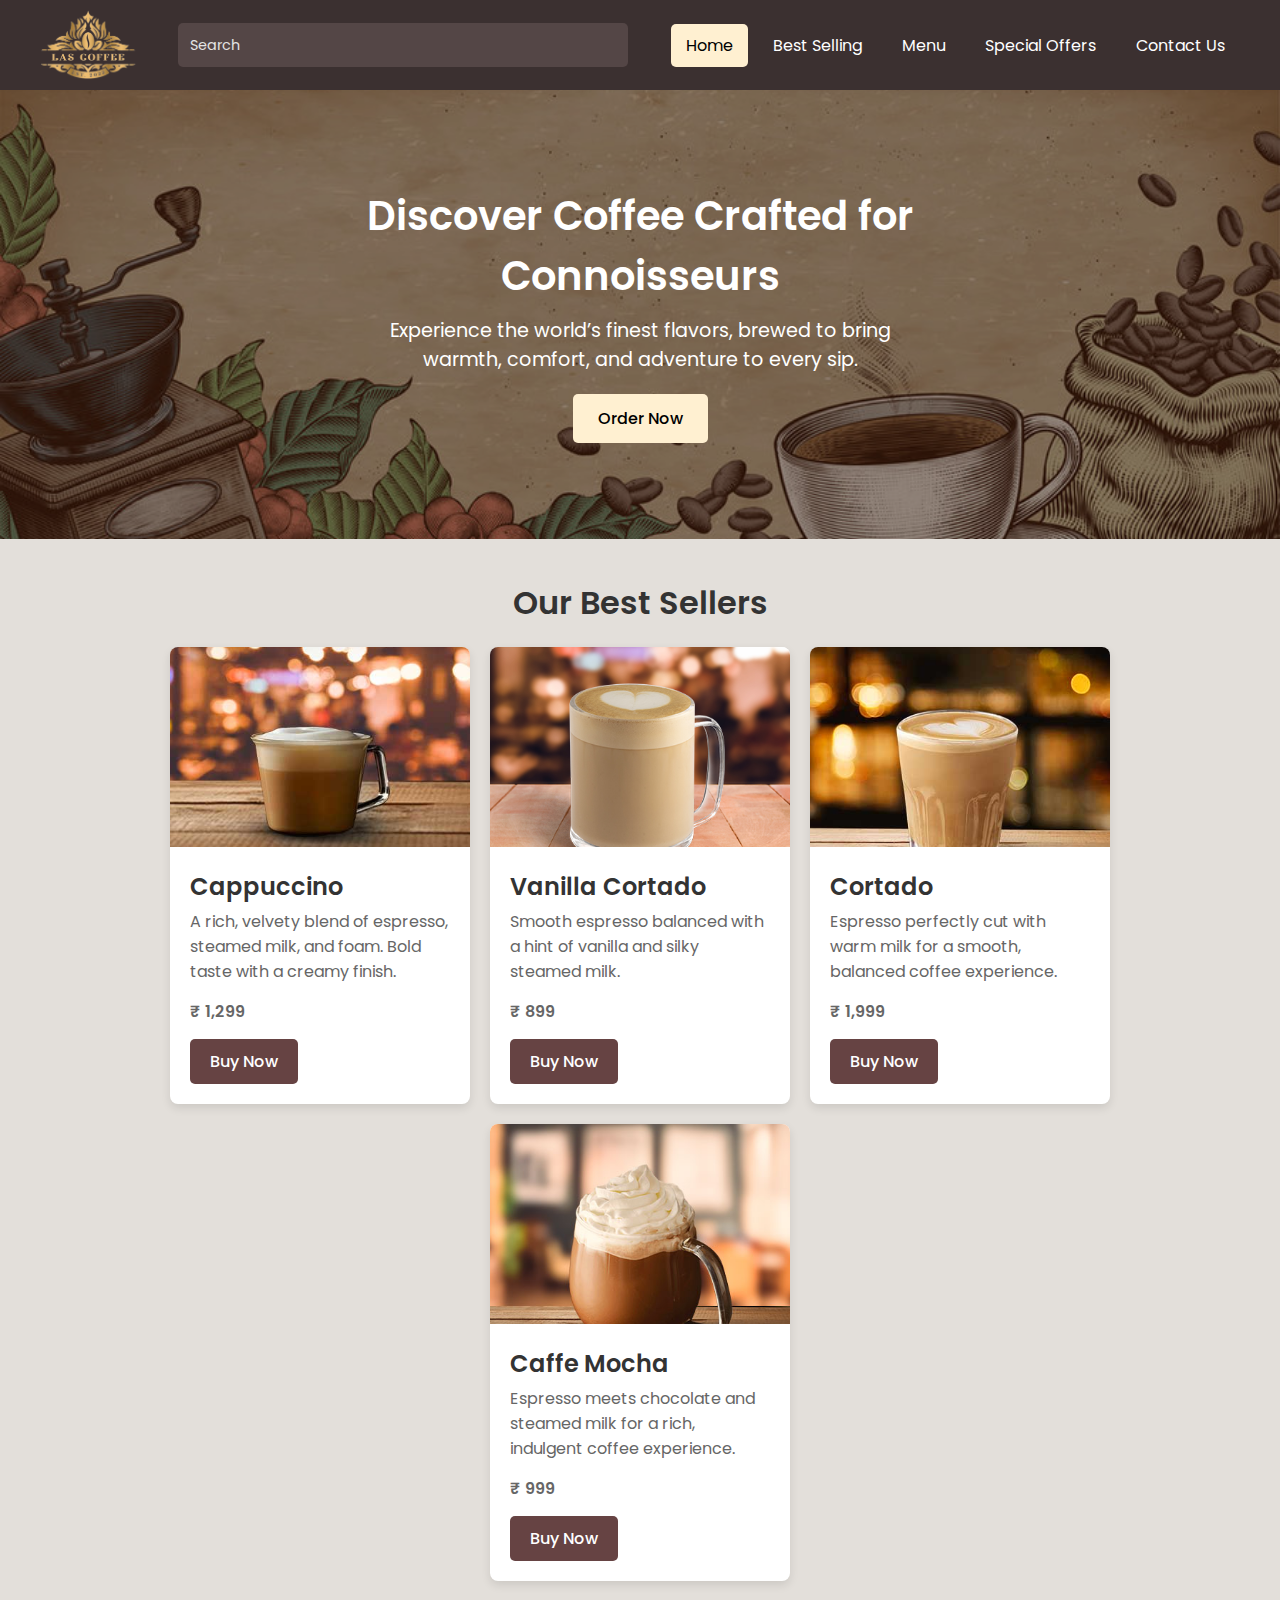
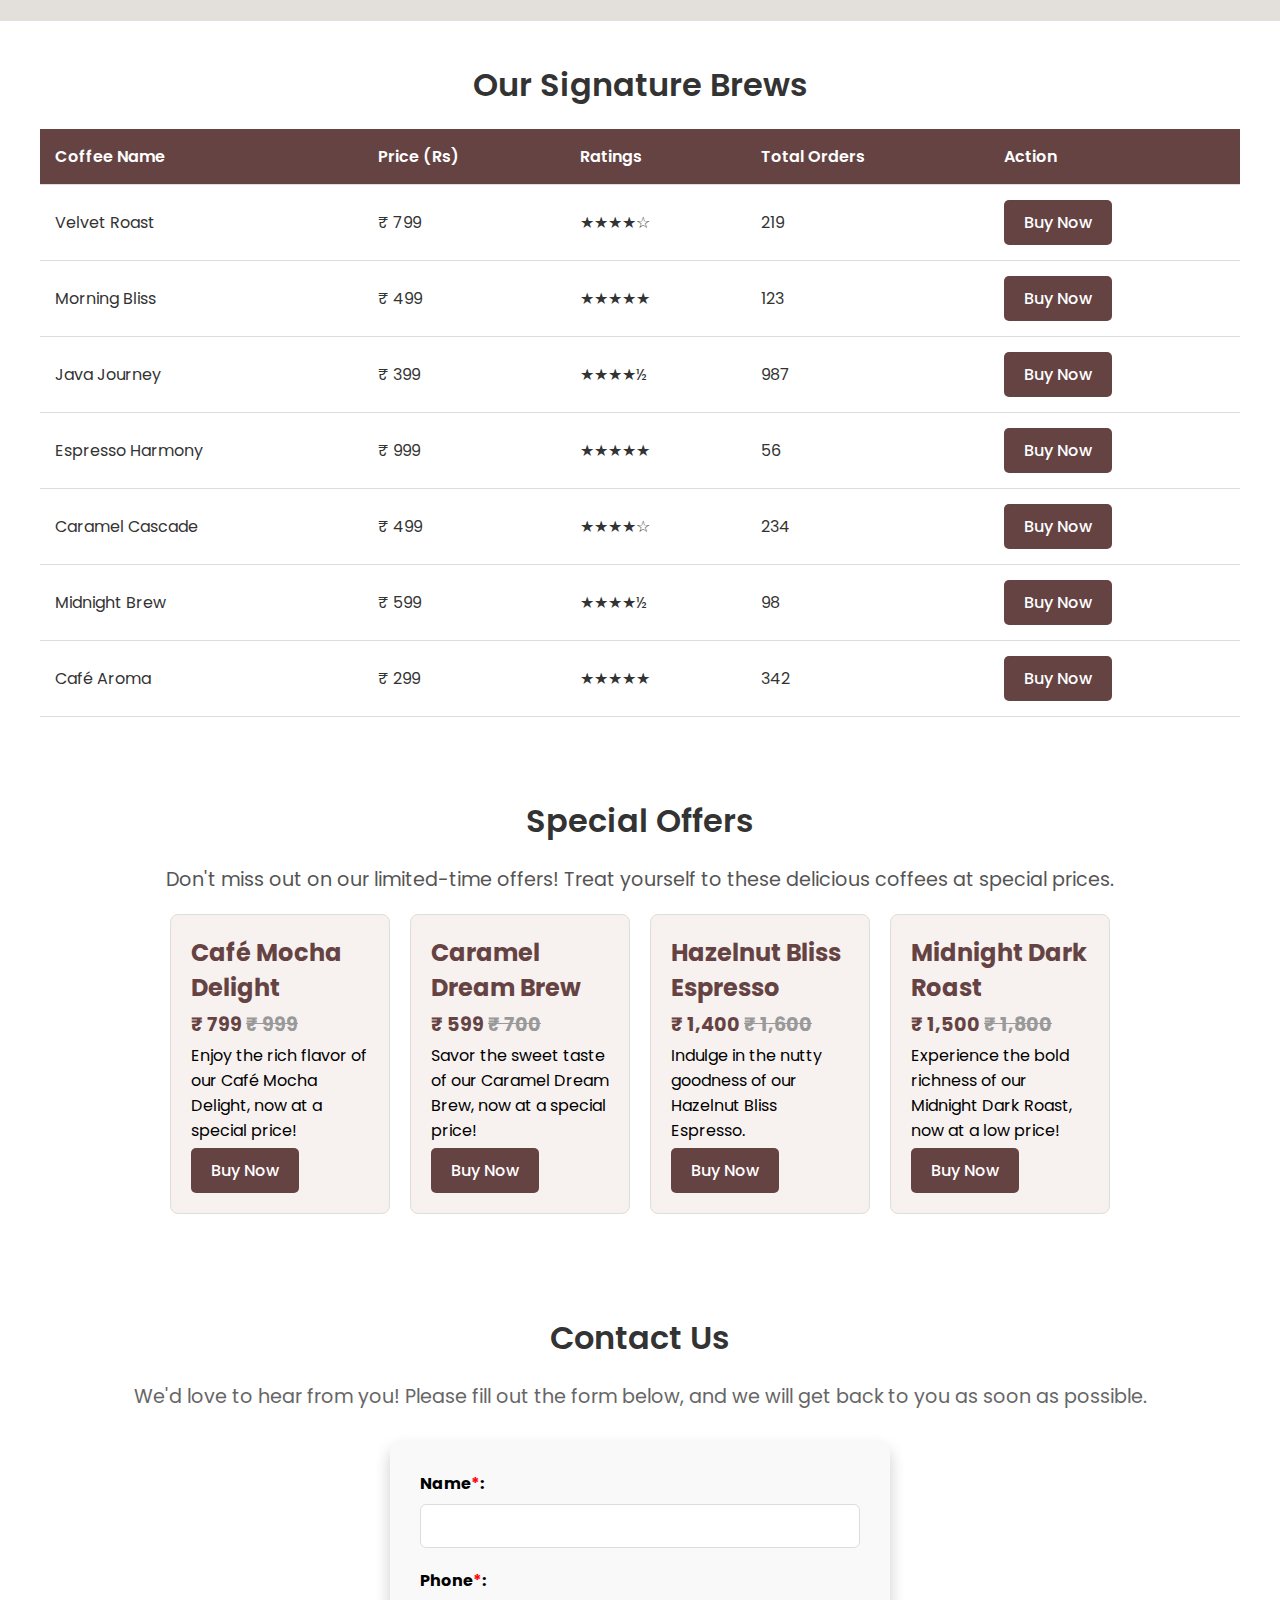
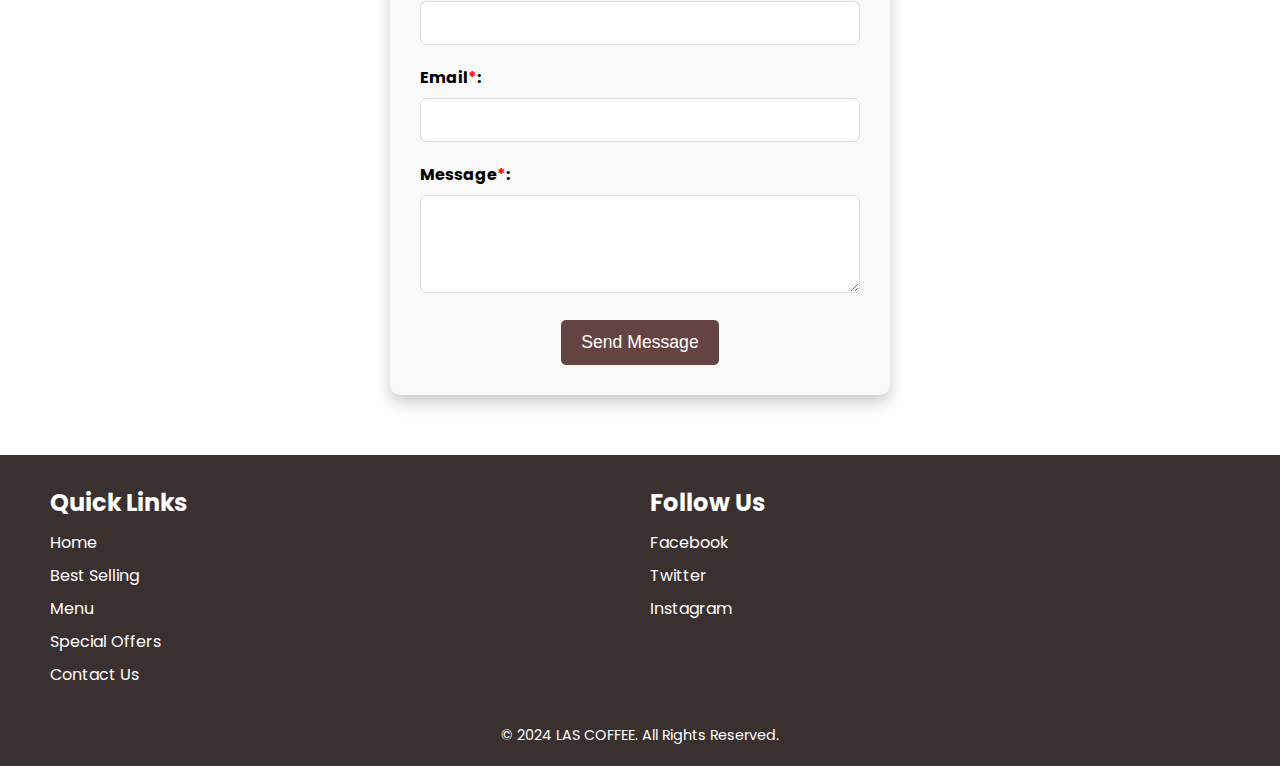
<file: index.html>
<!DOCTYPE html>
<html lang="en">
   <head>
      <meta charset="UTF-8" />
      <meta name="viewport" content="width=device-width, initial-scale=1.0" />
      <title>LAS COFFEE | Home</title>
      <link rel="stylesheet" href="src/css/main.css" />
   </head>
   <body>
      <nav class="navbar">
         <div class="navbar-logo">
            <img onclick="window.open('index.html')" src="src/img/logo.png" alt="LAS COFFEE" />
         </div>
         <div class="search-box">
            <input type="search" class="search-bar" placeholder="Search" />
         </div>
         <ul class="navbar-links">
            <li><a class="active" href="#home">Home</a></li>
            <li><a class="nav-link" href="#best-selling">Best Selling</a></li>
            <li><a class="nav-link" href="#menu">Menu</a></li>
            <li><a class="nav-link" href="#specials">Special Offers</a></li>
            <li><a class="nav-link" href="#contact">Contact Us</a></li>
         </ul>
      </nav>
      <section class="banner">
         <div class="banner-content">
            <h1>Discover Coffee Crafted for Connoisseurs</h1>
            <p>Experience the world’s finest flavors, brewed to bring warmth, comfort, and adventure to every sip.</p>
            <a href="order.html" class="cta-button">Order Now</a>
         </div>
      </section>
      <section class="cake-cards" id="best-selling">
        <h2 style="padding-top: 40px;" class="section-title">Our Best Sellers</h2>
        <div class="cake-cards-div">
         <div class="cake-card">
            <img src="src/img/coffee/Cappuccino.jpg" alt="Chocolate Delight">
            <h3>Cappuccino</h3>
            <p>A rich, velvety blend of espresso, steamed milk, and foam. Bold taste with a creamy finish.</p>
            <p class="price">&#8377; 1,299</p>
            <a href="order.html" class="buy-button buy-button-m">Buy Now</a>
         </div>
         <div class="cake-card">
            <img src="src/img/coffee/VanillaCortado.jpg" alt="Vanilla Dream">
            <h3>Vanilla Cortado</h3>
            <p>Smooth espresso balanced with a hint of vanilla and silky steamed milk.</p>
            <p class="price">&#8377; 899</p>
            <a href="order.html" class="buy-button buy-button-m">Buy Now</a>
         </div>
         <div class="cake-card">
            <img src="src/img/coffee/Cortado.jpg" alt="Red Velvet Charm">
            <h3>Cortado</h3>
            <p>Espresso perfectly cut with warm milk for a smooth, balanced coffee experience.</p>
            <p class="price">&#8377; 1,999</p>
            <a href="order.html" class="buy-button buy-button-m">Buy Now</a>
         </div>
         <div class="cake-card">
            <img src="src/img/coffee/CaffeMocha.jpg" alt="Strawberry Bliss">
            <h3>Caffe Mocha</h3>
            <p>Espresso meets chocolate and steamed milk for a rich, indulgent coffee experience.</p>
            <p class="price">&#8377; 999</p>
            <a href="order.html" class="buy-button buy-button-m">Buy Now</a>
         </div>
        </div>
      </section>
      <section id="menu" class="menu-section">
         <h2 class="section-title">Our Signature Brews</h2>
         <div class="menu-table">
            <table class="cake-menu">
               <thead>
                  <tr>
                     <th>Coffee Name</th>
                     <th>Price (Rs)</th>
                     <th>Ratings</th>
                     <th>Total Orders</th>
                     <th>Action</th>
                  </tr>
               </thead>
               <tbody>
                  <tr>
                     <td>Velvet Roast</td>
                     <td>₹ 799</td>
                     <td>★★★★☆</td>
                     <td>219</td>
                     <td><a href="order.html" class="buy-button">Buy Now</a></td>
                  </tr>
                  <tr>
                     <td>Morning Bliss</td>
                     <td>₹ 499</td>
                     <td>★★★★★</td>
                     <td>123</td>
                     <td><a href="order.html" class="buy-button">Buy Now</a></td>
                  </tr>
                  <tr>
                     <td>Java Journey</td>
                     <td>₹ 399</td>
                     <td>★★★★½</td>
                     <td>987</td>
                     <td><a href="order.html" class="buy-button">Buy Now</a></td>
                  </tr>
                  <tr>
                     <td>Espresso Harmony</td>
                     <td>₹ 999</td>
                     <td>★★★★★</td>
                     <td>56</td>
                     <td><a href="order.html" class="buy-button">Buy Now</a></td>
                  </tr>
                  <tr>
                     <td>Caramel Cascade</td>
                     <td>₹ 499</td>
                     <td>★★★★☆</td>
                     <td>234</td>
                     <td><a href="order.html" class="buy-button">Buy Now</a></td>
                  </tr>
                  <tr>
                     <td>Midnight Brew</td>
                     <td>₹ 599</td>
                     <td>★★★★½</td>
                     <td>98</td>
                     <td><a href="order.html" class="buy-button">Buy Now</a></td>
                  </tr>
                  <tr>
                     <td>Café Aroma</td>
                     <td>₹ 299</td>
                     <td>★★★★★</td>
                     <td>342</td>
                     <td><a href="order.html" class="buy-button">Buy Now</a></td>
                  </tr>
               </tbody>
            </table>
         </div>
      </section>
      <section id="specials" class="special-offers-section">
         <h2 class="section-title">Special Offers</h2>
         <p class="offer-description">Don't miss out on our limited-time offers! Treat yourself to these delicious coffees at special prices.</p>
         <div class="offers-container">
            <div class="offer-card">
               <h3>Café Mocha Delight</h3>
               <p class="offer-price">₹ 799 <span class="original-price">₹ 999</span></p>
               <p>Enjoy the rich flavor of our Café Mocha Delight, now at a special price!</p>
               <a href="order.html" class="buy-button">Buy Now</a>
            </div>
            <div class="offer-card">
               <h3>Caramel Dream Brew</h3>
               <p class="offer-price">₹ 599 <span class="original-price">₹ 700</span></p>
               <p>Savor the sweet taste of our Caramel Dream Brew, now at a special price!</p>
               <a href="order.html" class="buy-button">Buy Now</a>
            </div>
            <div class="offer-card">
               <h3>Hazelnut Bliss Espresso</h3>
               <p class="offer-price">₹ 1,400 <span class="original-price">₹ 1,600</span></p>
               <p>Indulge in the nutty goodness of our Hazelnut Bliss Espresso.</p>
               <a href="order.html" class="buy-button">Buy Now</a>
            </div>
            <div class="offer-card">
               <h3>Midnight Dark Roast</h3>
               <p class="offer-price">₹ 1,500 <span class="original-price">₹ 1,800</span></p>
               <p>Experience the bold richness of our Midnight Dark Roast, now at a low price!</p>
               <a href="order.html" class="buy-button">Buy Now</a>
            </div>
         </div>
      </section>
      <section id="contact" class="contact-us-section">
         <h2 class="section-title">Contact Us</h2>
         <p class="contact-description">We'd love to hear from you! Please fill out the form below, and we will get back to you as soon as possible.</p>
         <div class="form-container">
            <form method="post" onsubmit="return formValidation()" class="contact-form">
               <div class="form-group">
                  <label for="name">Name<span style="color: #fe0707;">*</span>:</label>
                  <input type="text" id="name" name="name" />
               </div>
               <div class="form-group">
                  <label for="name">Phone<span style="color: #fe0707;">*</span>:</label>
                  <input type="text" id="phone" name="phone" />
               </div>
               <div class="form-group">
                  <label for="email">Email<span style="color: #fe0707;">*</span>:</label>
                  <input type="email" id="email" name="email" />
               </div>
               <div class="form-group">
                  <label for="message">Message<span style="color: #fe0707;">*</span>:</label>
                  <textarea id="message" name="message" rows="4"></textarea>
               </div>
               <div id="error-message">Enter Your Name</div>
               <button type="submit" class="submit-button">Send Message</button>
            </form>
         </div>
      </section>
      <footer class="footer">
         <div class="footer-container">
            <div class="footer-links">
               <h3>Quick Links</h3>
               <ul>
                  <li><a href="index.html#home">Home</a></li>
                  <li><a href="index.html#best-selling">Best Selling</a></li>
                  <li><a href="index.html#menu">Menu</a></li>
                  <li><a href="index.html#specials">Special Offers</a></li>
                  <li><a href="index.html#contact">Contact Us</a></li>
               </ul>
            </div>
            <div class="footer-social">
               <h3>Follow Us</h3>
               <ul>
                  <li><a href="https://www.facebook.com" class="social-icon">Facebook</a></li>
                  <li><a href="https://www.x.com" class="social-icon">Twitter</a></li>
                  <li><a href="https://www.instagram.com" class="social-icon">Instagram</a></li>
               </ul>
            </div>
         </div>
         <div class="footer-bottom">
            <p>&copy; 2024 LAS COFFEE. All Rights Reserved.</p>
         </div>
      </footer>
      <script>
         function formValidation(){
            let  name = document.getElementById("name").value;
            let  phone = document.getElementById("phone").value;
            let  email = document.getElementById("email").value;
            let  message = document.getElementById("message").value;
            let error_message = document.getElementById("error-message");
            const email_pattern = /^[\w.-]+@[a-zA-Z\d.-]+\.[a-zA-Z]{2,}$/;
            if(name.length < 2){
               error_message.style.display = "block";
               error_message.textContent = "Enter Your Name";
               return false;
            }
            if(phone.length != 10){
               error_message.style.display = "block";
               error_message.textContent = "Enter A Valid Phone Number";
               return false;
            }
            if(!email_pattern.test(email)){
               error_message.style.display = "block";
               error_message.textContent = "Enter A Valid Email Address";
               return false;
            }
            if(message.length < 5){
               error_message.style.display = "block";
               error_message.textContent = "Enter Your Message";
               return false;
            }
            return window.confirm("Are You Sure You Want to Send This Message?");
         }
      </script>
   </body>
</html>
</file>
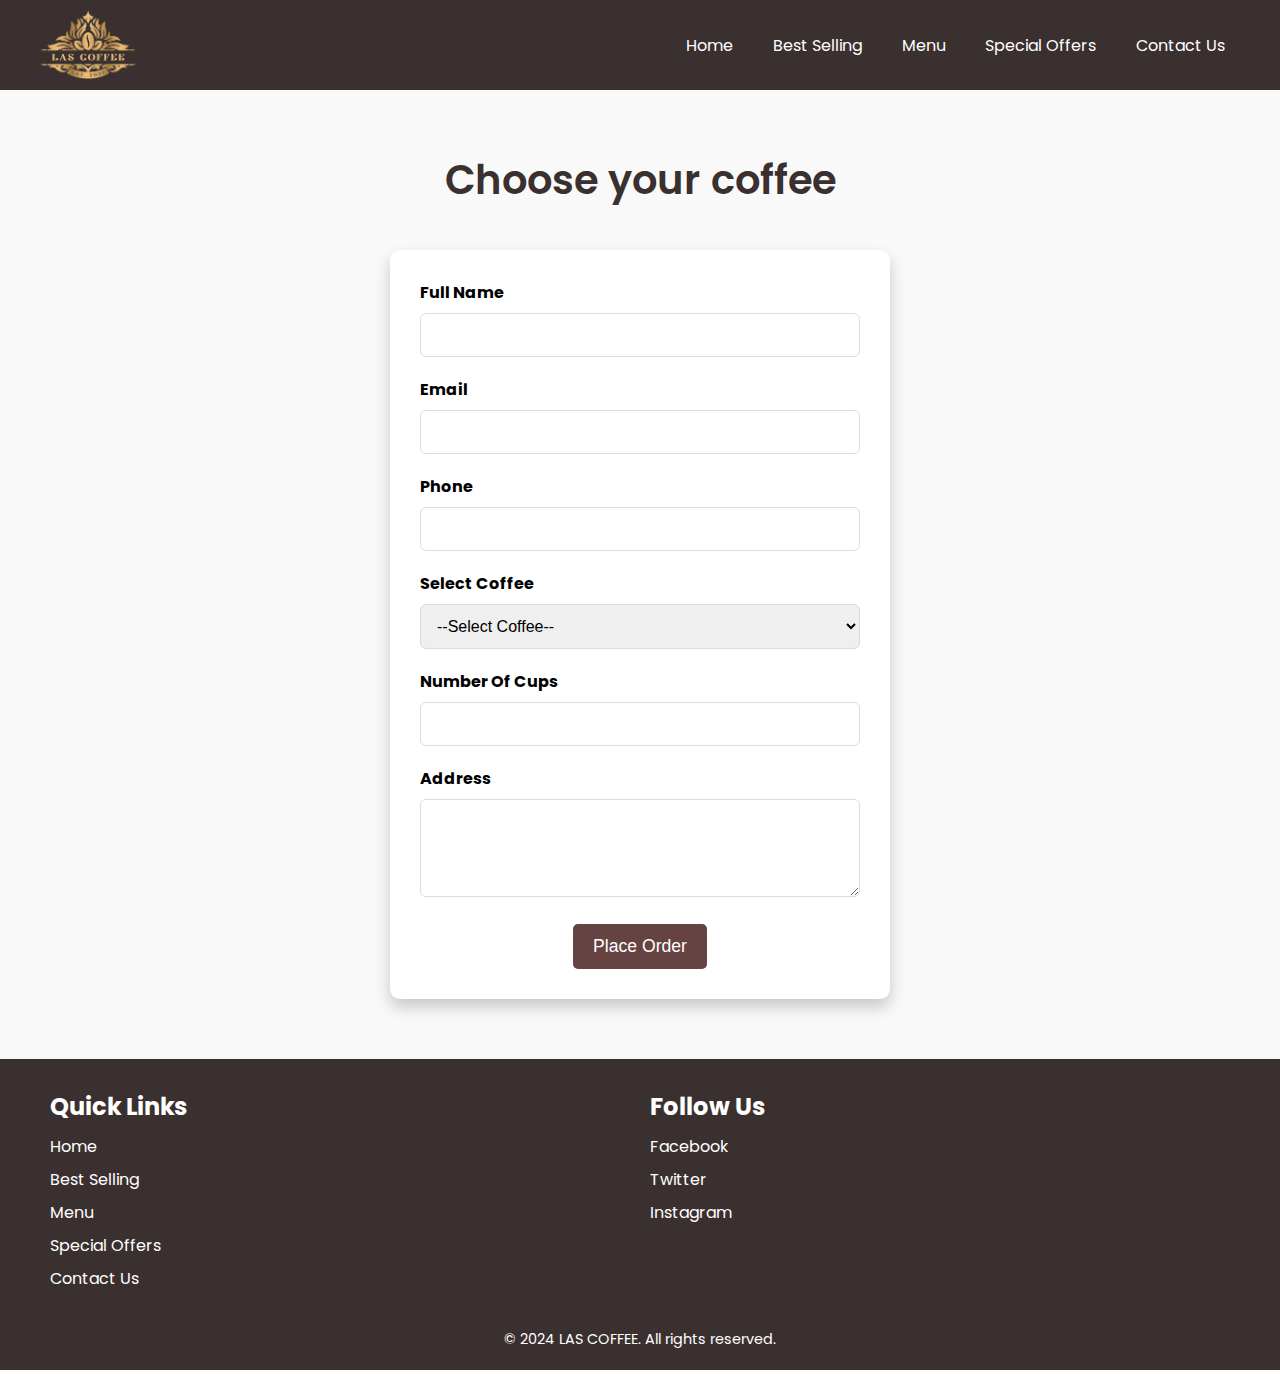
<file: order.html>
<!DOCTYPE html>
<html lang="en">
<head>
    <meta charset="UTF-8">
    <meta name="viewport" content="width=device-width, initial-scale=1.0">
    <link rel="stylesheet" href="src/css/order.css">
    <title>Order Now</title>
</head>
<body>
    <nav class="navbar">
        <div class="navbar-logo">
            <img src="src/img/logo.png" alt="LAS COFFEE">
        </div>
        <ul class="navbar-links">
            <li><a href="index.html#home">Home</a></li>
            <li><a href="index.html#best-selling">Best Selling</a></li>
            <li><a href="index.html#menu">Menu</a></li>
            <li><a href="index.html#specials">Special Offers</a></li>
            <li><a href="index.html#contact">Contact Us</a></li>
        </ul>
    </nav>
    <section class="order-section">
        <h2 class="section-title">Choose your coffee</h2>
        <div class="form-container">
            <form method="post" onsubmit="return formValidation()" class="order-form">
                <div class="form-group">
                    <label for="fullname">Full Name</label>
                    <input type="text" id="fullname" name="fullname" />
                </div>
                <div class="form-group">
                    <label for="email">Email</label>
                    <input type="email" id="email" name="email" />
                </div>
                <div class="form-group">
                    <label for="phone">Phone</label>
                    <input type="text" id="phone" name="phone" />
                </div>
                <div class="form-group">
                    <label for="cake">Select Coffee</label>
                    <select id="coffee" name="cake">
                        <option value="">--Select Coffee--</option>
                        <option value="Cappuccino">Cappuccino</option>
                        <option value="Vanilla Cortado">Vanilla Cortado</option>
                        <option value="Cortado">Cortado</option>
                        <option value="Caffe Mocha">Caffe Mocha</option>
                        <option value="Morning Bliss">Morning Bliss</option>
                        <option value="Java Journey">Java Journey</option>
                        <option value="Espresso Harmony">Espresso Harmony</option>
                    </select>
                </div>
                <div class="form-group">
                    <label for="weight">Number Of Cups</label>
                    <input type="number" id="num" name="num" />
                </div>
                <div class="form-group">
                    <label for="address">Address</label>
                    <textarea id="address" name="address" rows="4"></textarea>
                </div>
                <div id="error-message">Enter Your Name</div>
                <button type="submit" class="submit-button">Place Order</button>
            </form>
        </div>
    </section>
    <footer class="footer">
        <div class="footer-container">
            <div class="footer-links">
                <h3>Quick Links</h3>
                <ul>
                    <li><a href="index.html#home">Home</a></li>
                    <li><a href="index.html#best-selling">Best Selling</a></li>
                    <li><a href="index.html#menu">Menu</a></li>
                    <li><a href="index.html#specials">Special Offers</a></li>
                    <li><a href="index.html#contact">Contact Us</a></li>
                </ul>
            </div>
            <div class="footer-social">
                <h3>Follow Us</h3>
                <ul>
                    <li><a href="https://www.facebook.com" class="social-icon">Facebook</a></li>
                    <li><a href="https://www.x.com" class="social-icon">Twitter</a></li>
                    <li><a href="https://www.instagram.com" class="social-icon">Instagram</a></li>
                </ul>
            </div>
        </div>
        <div class="footer-bottom">
            &copy; 2024 LAS COFFEE. All rights reserved.
        </div>
    </footer>
    <script>
        function formValidation(){
           let  name = document.getElementById("fullname").value;
           let  phone = document.getElementById("phone").value;
           let  email = document.getElementById("email").value;
           let  num = document.getElementById("num").value;
           let  address = document.getElementById("address").value;
           let  coffee = document.getElementById("coffee").value;
           let error_message = document.getElementById("error-message");
           const email_pattern = /^[\w.-]+@[a-zA-Z\d.-]+\.[a-zA-Z]{2,}$/;
           if(name.length < 2){
              error_message.style.display = "block";
              error_message.textContent = "Enter Your Name";
              return false;
           }
           if(phone.length != 10){
              error_message.style.display = "block";
              error_message.textContent = "Enter A Valid Phone Number";
              return false;
           }
           if(!email_pattern.test(email)){
              error_message.style.display = "block";
              error_message.textContent = "Enter A Valid Email Address";
              return false;
           }
           if(num < 1){
              error_message.style.display = "block";
              error_message.textContent = "Number Of Cups Should Be At Least One";
              return false;
           }
           if(address.length < 8){
              error_message.style.display = "block";
              error_message.textContent = "Enter A Valid Address";
              return false;
           }
           return window.confirm("Are You Sure You Want to order "+num+" cups of "+coffee);
        }
     </script>
</body>
</html>
</file>
<file: src/css/main.css>
@import url('https://fonts.googleapis.com/css2?family=Pacifico&family=Poppins:wght@100;200;300;400;500;600;700;800;900&display=swap');

* {
	margin: 0;
	padding: 0;
	box-sizing: border-box;
}

body {
	font-family: 'Poppins', sans-serif;
}

.navbar {
	display: flex;
	justify-content: space-between;
	align-items: center;
	padding: 10px 40px;
	background-color: #3B3030;
	box-shadow: 0 4px 8px rgba(0, 0, 0, 0.1);
}

.navbar-logo {
	display: flex;
	align-items: center;
	font-family: "Pacifico", cursive;
	font-size: 1.7rem;
	gap: 10px;
	cursor: pointer;
}

.navbar-logo img {
	height: 70px;
}

.navbar-links {
	list-style: none;
	display: flex;
	gap: 10px;
}

.active{
	text-decoration: none;
	color: #000000;
	font-size: 1rem;
	font-weight: 400;
	padding: 10px 15px;
	border-radius: 5px;
	background-color: #FFF0D1;
}

.nav-link {
	text-decoration: none;
	color: #ffffff;
	font-size: 1rem;
	font-weight: 400;
	padding: 10px 15px;
	border-radius: 5px;
	transition: color 0.3s ease, transform 0.3s ease, background-color 0.3s ease;
}

.nav-link:hover {
	color: #000;
	background-color: #FFF0D1;
	transform: scale(1.05);
}

.search-bar{
	padding: 0.7rem;
	border: none;
	width: 450px;
	border-radius: 5px;
	font-size: .9rem;
	font-family: 'Poppins', sans-serif;
	outline: none;
	background-color: #544646;
	color: #fff;
}

.search-bar::placeholder{
	color: #e4e4e4;
}

@media (max-width: 768px) {
	.navbar {
		flex-direction: column;
		align-items: flex-start;
	}
	.navbar-links {
		flex-direction: column;
		gap: 15px;
		padding: 10px 0;
	}
}

.banner {
	position: relative;
	padding: 6rem 0;
	background: url('../img/banner.jpg') center/cover no-repeat;
	display: flex;
	align-items: center;
	justify-content: center;
	color: #ffffff;
	text-align: center;
}

.banner::before {
	content: "";
	position: absolute;
	top: 0;
	left: 0;
	width: 100%;
	height: 100%;
	background: rgba(0, 0, 0, 0.4);
	z-index: 1;
}

.banner-content {
	position: relative;
	z-index: 2;
	max-width: 600px;
	padding: 0 20px;
}

.banner-content h1 {
	font-size: 2.5rem;
	font-weight: 600;
	margin-bottom: 10px;
}

.banner-content p {
	font-size: 1.2rem;
	margin-bottom: 20px;
}

.cta-button {
	display: inline-block;
	padding: 12px 25px;
	font-size: 1rem;
	font-weight: 500;
	color: #000;
	background-color: #FFF0D1;
	border-radius: 5px;
	text-decoration: none;
	transition: background-color 0.3s ease, transform 0.3s ease;
}

.cta-button:hover {
	background-color: #3B3030;
	color: #fff;
	transform: scale(1.05);
}
.cake-cards {
    background-color: #7b685236;
}
.cake-cards-div {
	display: flex;
	flex-wrap: wrap;
	gap: 20px;
	padding: 0 40px 40px 40px;
	justify-content: center;
}

.cake-card {
	width: 300px;
	background-color: #ffffff;
	border-radius: 8px;
	box-shadow: 0 4px 10px rgba(0, 0, 0, 0.1);
	overflow: hidden;
	transition: transform 0.3s ease, box-shadow 0.3s ease;
}

.cake-card:hover {
	transform: translateY(-10px);
	box-shadow: 0 8px 20px rgba(0, 0, 0, 0.2);
}

.cake-card img {
	width: 100%;
	height: 200px;
	object-fit: cover;
}

.cake-card h3 {
	font-size: 1.5rem;
	color: #333333;
	margin: 15px 20px 5px;
	font-weight: 600;
}

.cake-card p {
	font-size: 1rem;
	color: #666666;
	margin: 0 20px 15px;
}

.buy-button {
	display: inline-block;
	padding: 10px 20px;
	background-color: #664343;
	color: #fff;
	text-decoration: none;
	font-size: 1rem;
	font-weight: 500;
	border-radius: 5px;
	transition: background-color 0.3s ease, transform 0.3s ease;
}
.buy-button-m{
    margin: 0 20px 20px;
}
.buy-button:hover {
	background-color: #3B3030;
	transform: scale(1.05);
}

.price {
	font-size: 1.2rem;
	color: #d60c23;
	font-weight: 600;
	margin: 10px 20px;
}

.menu-section {
	padding: 40px;
	background-color: #fff;
	text-align: center;
}

.menu-table {
	margin: 0 auto;
}

.cake-menu {
	width: 100%;
	border-collapse: collapse;
}

.cake-menu th,
.cake-menu td {
	padding: 15px;
	text-align: left;
	border-bottom: 1px solid #dddddd;
}

.cake-menu th {
	background-color: #664343;
	color: #ffffff;
	font-weight: 600;
}

.cake-menu tr:hover {
	background-color: #FFF0D1;
}

.cake-menu td {
	color: #333333;
}

.section-title {
	text-align: center;
	font-size: 2rem;
	font-weight: 600;
	color: #333333;
	margin-bottom: 20px;
}

.special-offers-section {
	padding: 40px;
	background-color: #ffffff;
	text-align: center;
}

.offer-description {
	margin-bottom: 20px;
	font-size: 1.2rem;
	color: #555555;
}

.offers-container {
	display: flex;
	justify-content: center;
	flex-wrap: wrap;
	gap: 20px;
}

.offer-card {
	background-color: #f7f2f0;
	border: 1px solid #dddddd;
	border-radius: 8px;
	padding: 20px;
	width: 220px;
	text-align: left;
	display: flex;
	flex-direction: column;
	justify-content: space-between;
	height: 300px;
	align-items: flex-start;
}

.offer-card h3 {
	font-size: 1.5rem;
	color: #664343;
}

.offer-price {
	font-size: 1.2rem;
	font-weight: bold;
	color: #664343;
}

.original-price {
	text-decoration: line-through;
	color: #999999;
}

.contact-us-section {
	padding: 60px;
	background-color: #ffffff;
	text-align: center;
}

.contact-description {
	margin-bottom: 30px;
	font-size: 1.2rem;
	color: #666666;
}

.form-container {
	display: flex;
	justify-content: center;
}

.contact-form {
	max-width: 500px;
	width: 100%;
	background-color: #f9f9f9;
	border-radius: 10px;
	padding: 30px;
	box-shadow: 0 8px 16px rgba(0, 0, 0, 0.2);
	transition: transform 0.3s ease;
}

.contact-form:hover {
	transform: scale(1.02);
}

.form-group {
	margin-bottom: 20px;
	text-align: left;
}

label {
	font-weight: bold;
	display: block;
	margin-bottom: 8px;
}

#error-message{
	width: 100%;
	padding: 15px;
	border: 1px solid #491c1c;
	border-radius: 6px;
	font-size: 1rem;
	color: #fff;
	transition: border-color 0.3s ease;
	background-color: #940606;
	margin-bottom: 20px;
	text-align: left;
	display: none;
}

input[type="text"],
input[type="email"],
textarea {
	width: 100%;
	padding: 12px;
	border: 1px solid #dcdcdc;
	border-radius: 6px;
	font-size: 1rem;
	transition: border-color 0.3s ease;
}

input[type="text"]:focus,
input[type="email"]:focus,
textarea:focus {
	border-color: #664343;
	outline: none;
}

.submit-button {
	padding: 12px 20px;
	background-color: #664343;
	color: #ffffff;
	border: none;
	border-radius: 5px;
	cursor: pointer;
	font-size: 1.1rem;
	transition: background-color 0.3s ease, transform 0.3s ease;
}

.submit-button:hover {
	background-color: #3B3030;
	transform: translateY(-2px);
}

.footer {
	background-color: #3B3030;
	color: #ffffff;
	padding: 20px 0;
}

.footer-container {
	display: flex;
	justify-content: space-around;
	max-width: 1200px;
	margin: 0 auto;
	flex-wrap: wrap;
}

.footer-links,
.footer-social {
	flex: 1;
	min-width: 200px;
	margin: 10px;
}

.footer-links h3,
.footer-social h3 {
	font-size: 1.5rem;
	margin-bottom: 10px;
}

.footer-links ul,
.footer-social ul {
	list-style: none;
	padding: 0;
}

.footer-links li,
.footer-social li {
	margin-bottom: 8px;
}

.footer-links a,
.footer-social a {
	color: #ffffff;
	text-decoration: none;
	transition: color 0.3s ease;
}

.footer-links a:hover,
.footer-social a:hover {
	color: #f7f2f0;
}

.footer-bottom {
	text-align: center;
	margin-top: 20px;
	font-size: 0.9rem;
}
</file>
<file: src/css/order.css>
@import url('https://fonts.googleapis.com/css2?family=Pacifico&family=Poppins:ital,wght@0,100;0,200;0,300;0,400;0,500;0,600;0,700;0,800;0,900;1,100;1,200;1,300;1,400;1,500;1,600;1,700;1,800;1,900&display=swap');

* {
    margin: 0;
    padding: 0;
    box-sizing: border-box;
}

body {
    font-family: 'Poppins', sans-serif;
}

/* Navbar Styles */
.navbar {
    display: flex;
    justify-content: space-between;
    align-items: center;
    padding: 10px 40px;
    background-color: #3B3030;
    box-shadow: 0 4px 8px rgba(0, 0, 0, 0.1);
}

.navbar-logo {
    display: flex;
    flex-direction: row;
    justify-content: center;
    align-items: center;
    font-family: "Pacifico", cursive;
    font-size: 1.7rem;
    gap: 10px;
}

.navbar-logo img {
    height: 70px;
}

.navbar-links {
    list-style: none;
    display: flex;
    gap: 10px;
}

.navbar-links a {
    text-decoration: none;
    color: #fff;
    font-size: 1rem;
    font-weight: 400;
    transition: color 0.3s ease, transform 0.3s ease, background-color 0.3s ease;
    padding: 10px 15px;
    border-radius: 5px;
}

.navbar-links a:hover {
    color: #000;
    background-color: #FFF0D1;
    transform: scale(1.05);
}

/* Order Now Section */
.order-section {
    padding: 60px;
    background-color: #f9f9f9;
    text-align: center;
}

.section-title {
    font-size: 2.5rem;
    font-weight: 600;
    color: #3B3030;
    margin-bottom: 40px;
}

.form-container {
    display: flex;
    justify-content: center;
}

.order-form {
    max-width: 500px;
    width: 100%;
    background-color: #ffffff;
    border-radius: 10px;
    padding: 30px;
    box-shadow: 0 8px 16px rgba(0, 0, 0, 0.2);
    transition: transform 0.3s ease;
}

.order-form:hover {
    transform: scale(1.02);
}

.form-group {
    margin-bottom: 20px;
    text-align: left;
}

label {
    font-weight: bold;
    display: block;
    margin-bottom: 8px;
}

input[type="text"],
input[type="email"],
input[type="number"],
textarea,
select {
    width: 100%;
    padding: 12px;
    border: 1px solid #dcdcdc;
    border-radius: 6px;
    font-size: 1rem;
    transition: border-color 0.3s ease;
}

input[type="text"]:focus,
input[type="email"]:focus,
input[type="number"]:focus,
textarea:focus,
select:focus {
    border-color: #664343;
    outline: none;
}

.submit-button {
    padding: 12px 20px;
    background-color: #664343;
    color: #ffffff;
    border: none;
    border-radius: 5px;
    cursor: pointer;
    font-size: 1.1rem;
    transition: background-color 0.3s ease, transform 0.3s ease;
}

.submit-button:hover {
    background-color: #3B3030;
    transform: translateY(-2px);
}

/* Footer Styles */
.footer {
    background-color: #3B3030;
    color: #ffffff;
    padding: 20px 0;
}

.footer-container {
    display: flex;
    justify-content: space-around;
    max-width: 1200px;
    margin: 0 auto;
    flex-wrap: wrap;
}

.footer-links,
.footer-social {
    flex: 1;
    min-width: 200px;
    margin: 10px;
}

.footer-links h3,
.footer-social h3 {
    font-size: 1.5rem;
    margin-bottom: 10px;
}

.footer-links ul,
.footer-social ul {
    list-style: none;
    padding: 0;
}

.footer-links li,
.footer-social li {
    margin-bottom: 8px;
}

.footer-links a,
.footer-social a {
    color: #ffffff;
    text-decoration: none;
    transition: color 0.3s ease;
}

.footer-links a:hover,
.footer-social a:hover {
    color: #ffebee;
}

.footer-bottom {
    text-align: center;
    margin-top: 20px;
    font-size: 0.9rem;
}

.footer-bottom p {
    margin: 0;
}

#error-message{
	width: 100%;
	padding: 15px;
	border: 1px solid #491c1c;
	border-radius: 6px;
	font-size: 1rem;
	color: #fff;
	transition: border-color 0.3s ease;
	background-color: #940606;
	margin-bottom: 20px;
	text-align: left;
	display: none;
}
</file>
